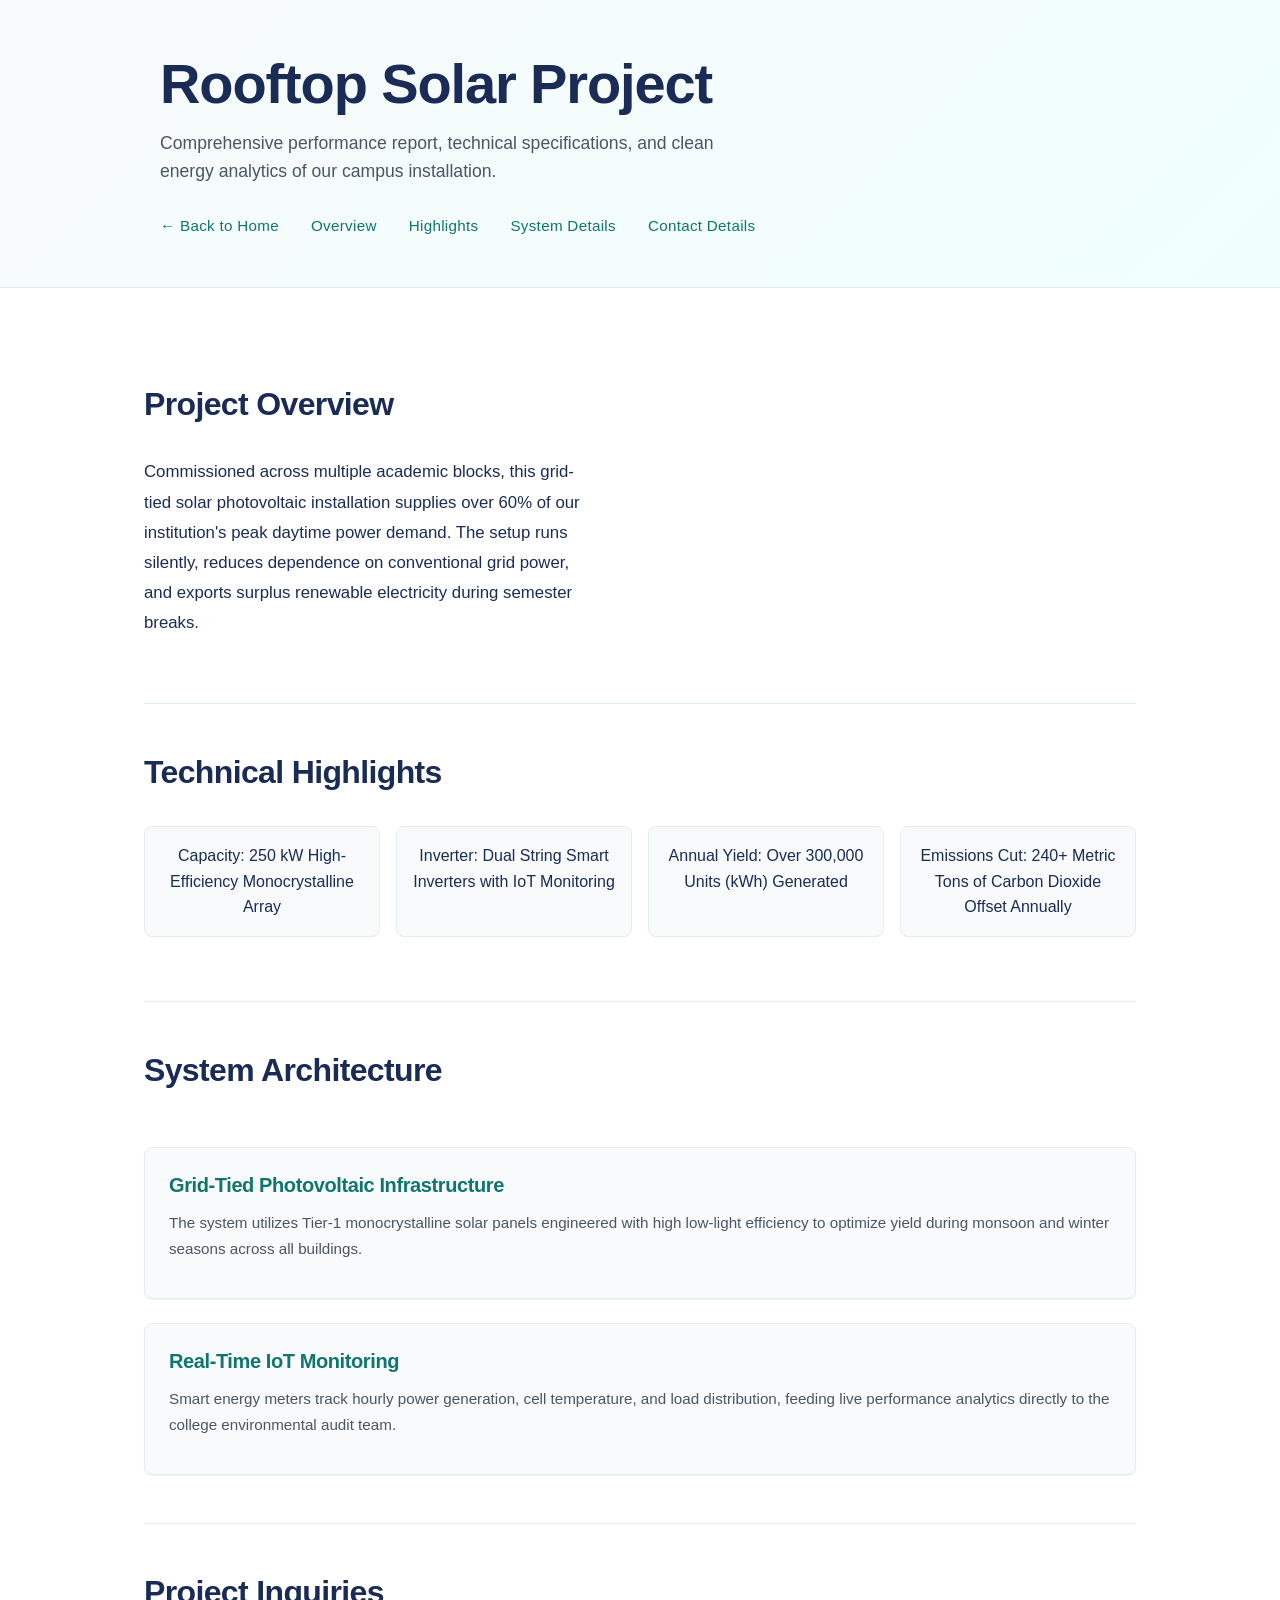
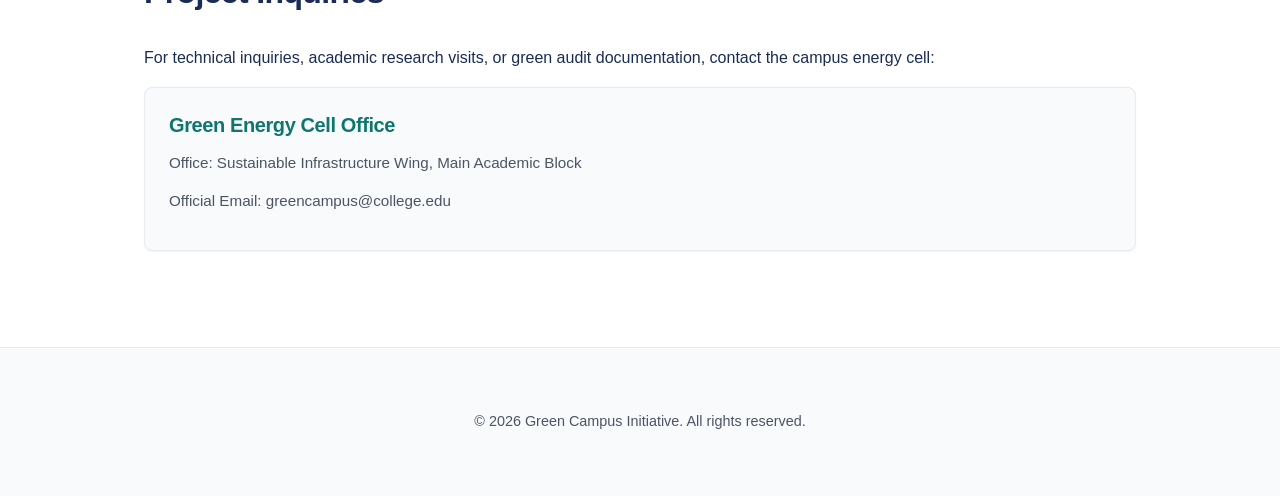
<file: projects/solar_reports.html>
<!DOCTYPE html>
<html lang="en">
    <head>
        <meta charset="UTF-8">
        <meta name="viewport" content="width=device-width, initial-scale=1.0">
        <title>Solar Project Details | Green Campus</title>
        <meta name="description" content="Technical details, metrics, and impact of the campus rooftop solar energy project.">
        <link rel="stylesheet" href="../projects/style.css">
    </head>

    <body>
        <a href="#main-content" class="skip-link">skip to the main content</a>

        <header>
            <h1>Rooftop Solar Project</h1>
            <p>Comprehensive performance report, technical specifications, and clean energy analytics of our campus installation.</p>
            <nav>
                <ul>
                    <li><a href="../index.html#solar">← Back to Home</a></li>
                    <li><a href="#about">Overview</a></li>
                    <li><a href="#activities">Highlights</a></li>
                    <li><a href="#solar">System Details</a></li>
                    <li><a href="#contact">Contact Details</a></li>
                </ul>
            </nav>
        </header>

        <main id="main-content">
      
            <section id="about">
                <div>
                    <h2>Project Overview</h2>
                    <p>Commissioned across multiple academic blocks, this grid-tied solar photovoltaic installation supplies over 60% of our institution's peak daytime power demand. The setup runs silently, reduces dependence on conventional grid power, and exports surplus renewable electricity during semester breaks.</p>
                </div>
            </section>

           
            <section id="activities">
                <h2>Technical Highlights</h2>
                <ul>
                    <li>Capacity: 250 kW High-Efficiency Monocrystalline Array</li>
                    <li>Inverter: Dual String Smart Inverters with IoT Monitoring</li>
                    <li>Annual Yield: Over 300,000 Units (kWh) Generated</li>
                    <li>Emissions Cut: 240+ Metric Tons of Carbon Dioxide Offset Annually</li>
                </ul>
            </section>

            
            <section id="solar">
                <h2>System Architecture</h2>
                <article>
                    <h3>Grid-Tied Photovoltaic Infrastructure</h3>
                    <p>The system utilizes Tier-1 monocrystalline solar panels engineered with high low-light efficiency to optimize yield during monsoon and winter seasons across all buildings.</p>
                </article>
                <article>
                    <h3>Real-Time IoT Monitoring</h3>
                    <p>Smart energy meters track hourly power generation, cell temperature, and load distribution, feeding live performance analytics directly to the college environmental audit team.</p>
                </article>
            </section>

            

            
            <section id="contact">
                <h2>Project Inquiries</h2>
                <p>For technical inquiries, academic research visits, or green audit documentation, contact the campus energy cell:</p>
                <article>
                    <h3>Green Energy Cell Office</h3>
                    <p>Office: Sustainable Infrastructure Wing, Main Academic Block</p>
                    <p>Official Email: greencampus@college.edu</p>
                </article>
            </section>
        </main>

        <footer>
            <p>&copy; 2026 Green Campus Initiative. All rights reserved.</p>
        </footer>
    </body>
</html>
</file>
<file: projects/style.css>
:root {
    --ink: #1a2c56;
    --muted: #4b5563;
    --paper: #ffffff;
    --wash: #f8fafb;
    --acent: #0f766e;
    --accent-dark: #0d5e57;
    --accent-light: #14a399;
    --highlight: #0f766e;
    --line: #e5ecef;
    --feild-border: #cbd5da;
    --error: #d32f2f;
    --success: #388e3c;
    --radius: 8px;
    --space: 1rem;
    --shadow-sm: 0 1px 2px rgba(0, 0, 0, 0.05);
    --shadow-md: 0 4px 6px rgba(0, 0, 0, 0.07);
    --shadow-lg: 0 10px 24px rgba(0, 0, 0, 0.1);
    --transition: all 200ms ease-in-out;
}

*,
*::before,
*::after {
    box-sizing: border-box;
}

body {
    margin: 0;
    font-family: sans-serif, 'Segoe UI', Tahoma, Geneva, Verdana;
    font-size: 1rem;
    line-height: 1.6;
    color: var(--ink);
    background-color: var(--paper);
    -webkit-font-smoothing: antialiased;
    -moz-osx-font-smoothing: grayscale;
}

h1,
h2,
h3 {
    font-weight: 700;
    line-height: 1.3;
    letter-spacing: -0.02em;
    margin: 0;
}

h1 {
    font-size: clamp(2.5rem, 8vw, 3.5rem);
    margin-bottom: 0.5rem;
    color: var(--ink);
}

h2 {
    font-size: 2rem;
    margin-top: 0;
    margin-bottom: 1.5rem;
    color: var(--ink);
    padding-bottom: 0.5rem;
}

h3 {
    font-size: 1.25rem;
    margin-bottom: 0.75rem;
}

a {
    color: var(--acent);
    text-decoration: none;
    transition: var(--transition);
    position: relative;
}

a:hover {
    color: var(--accent-dark);
    text-decoration: underline;
    text-underline-offset: 4px;
}

a:visited {
    color: #6a7c8a;
}

:focus-visible {
    outline: 2px solid var(--acent);
    outline-offset: 4px;
    border-radius: 2px;
}

img {
    max-width: 100%;
    height: auto;
    display: block;
    border-radius: var(--radius);
}

.skip-link {
    position: absolute;
    top: -4rem;
    left: var(--space);
    padding: 0.75rem 1rem;
    color: var(--paper);
    background-color: var(--ink);
}

.skip-link:focus {
    top: var(--space);
}

header {
    padding: 3rem max(var(--space), calc((100% - 60rem) / 2));
    background: linear-gradient(135deg, var(--wash) 0%, #f0fffe 100%);
    border-bottom: 1px solid var(--line);
}

header h1 {
    margin-bottom: 0.25rem;
}

header > p {
    max-width: 60ch;
    margin: 0.5rem 0 0;
    font-size: 1.1rem;
    color: var(--muted);
}

nav ul {
    display: flex;
    flex-wrap: wrap;
    gap: 1rem 2rem;
    margin: 1.75rem 0 0;
    padding: 0;
    list-style: none;
}

nav a {
    font-weight: 500;
    font-size: 0.95rem;
    letter-spacing: 0.3px;
    position: relative;
}

nav a::after {
    content: '';
    position: absolute;
    bottom: -4px;
    left: 0;
    width: 0;
    height: 2px;
    background-color: var(--acent);
    transition: width 200ms ease-in-out;
}

nav a:hover::after {
    width: 100%;
}

main {
    max-width: 64rem;
    margin: 0 auto;
    padding: 3rem var(--space);
}

section {
    padding: 3rem 0;
    border-bottom: 1px solid var(--line);
}

section:last-child {
    border-bottom: none;
}

#about {
    display: grid;
    grid-template-columns: 1fr 1.2fr;
    gap: 2rem;
    align-items: center;
}

#about img {
    width: 100%;
    max-width: 300px;
    box-shadow: var(--shadow-md);
}

#about p {
    font-size: 1.05rem;
    line-height: 1.8;
}

#activities ul {
    list-style: none;
    padding: 0;
    display: grid;
    grid-template-columns: repeat(auto-fit, minmax(200px, 1fr));
    gap: 1rem;
}

#activities li {
    padding: 1rem;
    background-color: var(--wash);
    border: 1px solid var(--line);
    border-radius: var(--radius);
    font-weight: 500;
    text-align: center;
    transition: var(--transition);
}

#activities li:hover {
    border-color: var(--acent);
    background-color: #f0fffe;
    box-shadow: var(--shadow-sm);
}

#solar {
    display: grid;
    gap: 1.5rem;
}

article {
    padding: 1.5rem;
    border: 1px solid var(--line);
    border-radius: var(--radius);
    background-color: var(--wash);
    transition: var(--transition);
    box-shadow: var(--shadow-sm);
}

article:hover {
    border-color: var(--acent);
    box-shadow: var(--shadow-md);
    transform: translateY(-2px);
}

article h3 {
    color: var(--acent);
    margin-top: 0;
    margin-bottom: 0.75rem;
}

article p {
    color: var(--muted);
    font-size: 0.95rem;
    line-height: 1.7;
    margin: 0.75rem 0;
}

article a {
    display: inline-flex;
    align-items: center;
    margin-top: 1rem;
    font-weight: 600;
    font-size: 0.9rem;
}

article a::after {
    content: ' →';
    margin-left: 0.5rem;
    transition: margin-left 200ms ease-in-out;
}

article a:hover::after {
    margin-left: 0.75rem;
}

.status {
    display: inline-block;
    padding: 0.25rem 0.75rem;
    background-color: var(--highlight);
    color: var(--paper);
    border-radius: var(--radius);
    font-size: 0.85rem;
    font-weight: 600;
}

.table-wrap {
    overflow-x: auto;
    border-radius: var(--radius);
    border: 1px solid var(--line);
}

table {
    width: 100%;
    min-width: 34rem;
    border-collapse: collapse;
}

caption {
    padding: 1rem 1rem 0.5rem;
    font-weight: 700;
    font-size: 1rem;
    text-align: left;
    color: var(--ink);
}

th,
td {
    padding: 1rem;
    text-align: left;
    border-bottom: 1px solid var(--line);
}

th {
    font-weight: 700;
    color: var(--ink);
    background-color: var(--wash);
}

tbody tr:hover {
    background-color: #f5fffe;
}

form {
    max-width: 36rem;
}

label {
    display: block;
    margin-bottom: 0.5rem;
    font-weight: 600;
    color: var(--ink);
    font-size: 0.95rem;
}

input,
select,
textarea {
    width: 100%;
    padding: 0.75rem 1rem;
    font: inherit;
    font-size: 1rem;
    color: var(--ink);
    background-color: var(--paper);
    border: 1.5px solid var(--feild-border);
    border-radius: var(--radius);
    transition: var(--transition);
    margin-bottom: 1.25rem;
}

input:focus,
select:focus,
textarea:focus {
    outline: none;
    border-color: var(--acent);
    box-shadow: 0 0 0 3px rgba(15, 118, 110, 0.1);
}

input:user-invalid,
textarea:user-invalid {
    border-color: var(--error);
    background-color: rgba(211, 47, 47, 0.02);
}

input:user-invalid:focus,
textarea:user-invalid:focus {
    box-shadow: 0 0 0 3px rgba(211, 47, 47, 0.1);
}

button {
    padding: 0.875rem 2rem;
    font: inherit;
    font-weight: 600;
    font-size: 1rem;
    color: var(--paper);
    background-color: var(--acent);
    border: none;
    border-radius: var(--radius);
    cursor: pointer;
    transition: var(--transition);
    box-shadow: var(--shadow-sm);
    letter-spacing: 0.5px;
}

button:hover {
    background-color: var(--accent-dark);
    box-shadow: var(--shadow-md);
    transform: translateY(-1px);
}

button:active {
    transform: translateY(0);
    box-shadow: var(--shadow-sm);
}

button:disabled {
    background-color: var(--line);
    cursor: not-allowed;
    transform: none;
}

form > div {
    margin-bottom: 1.25rem;
}

footer {
    padding: 3rem var(--space);
    color: var(--muted);
    text-align: center;
    background-color: var(--wash);
    border-top: 1px solid var(--line);
    font-size: 0.9rem;
}

@media (max-width: 768px) {
    header {
        padding: 2rem var(--space);
    }

    header > p {
        font-size: 1rem;
    }

    nav ul {
        gap: 0.75rem 1.5rem;
        margin-top: 1rem;
    }

    main {
        padding: 2rem var(--space);
    }

    section {
        padding: 2rem 0;
    }

    #about {
        grid-template-columns: 1fr;
    }

    h2 {
        font-size: 1.5rem;
        margin-bottom: 1.25rem;
    }

    article {
        padding: 1.25rem;
    }

    input,
    select,
    textarea {
        padding: 0.65rem 0.85rem;
        font-size: 16px;
    }

    button {
        width: 100%;
        padding: 0.75rem 1.5rem;
    }

    #activities ul {
        grid-template-columns: 1fr;
    }

    table {
        min-width: 100%;
    }

    th,
    td {
        padding: 0.75rem;
        font-size: 0.9rem;
    }
}
</file>
